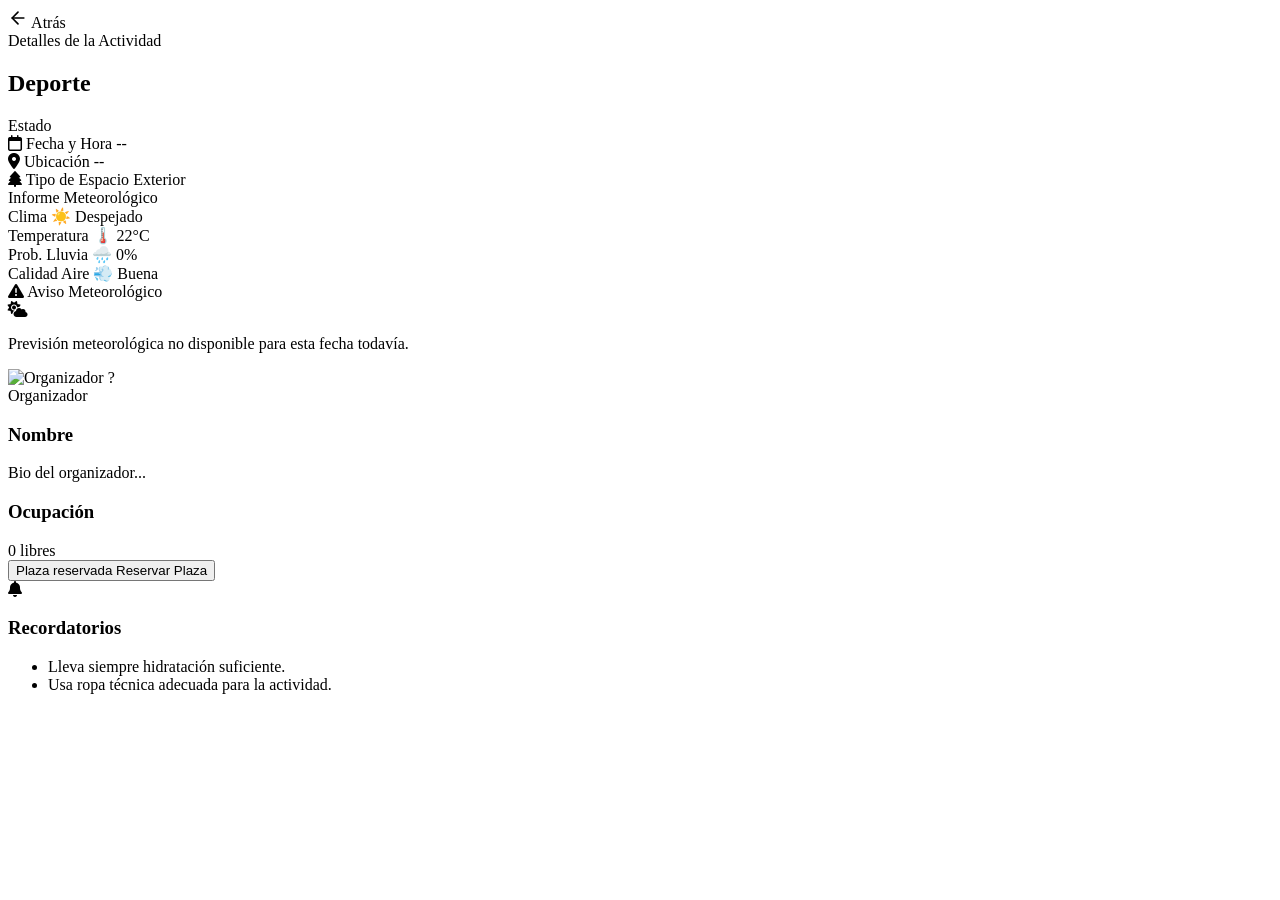
<file: src/main/resources/templates/detalles-actividad.html>
<!DOCTYPE html>
<html lang="es" xmlns:th="http://www.thymeleaf.org">
<head>
  <meta charset="UTF-8">
  <meta name="viewport" content="width=device-width, initial-scale=1.0">
  <title>Detalles de la Actividad</title>
  <link rel="preconnect" href="https://fonts.googleapis.com">
  <link rel="preconnect" href="https://fonts.gstatic.com" crossorigin>
  <link href="https://fonts.googleapis.com/css2?family=Inter:wght@400;500;600;700&display=swap" rel="stylesheet">
  <link rel="stylesheet" href="https://cdnjs.cloudflare.com/ajax/libs/font-awesome/6.4.0/css/all.min.css">
  <link rel="stylesheet" th:href="@{/css/detalles.css}">
</head>
<body class="detalles-body">
  <div class="detalles-container">
    
    <header class="detalles-header">
      <a th:href="@{/(actividadId=${actividad.id})}" class="btn-back" style="text-decoration: none;">
        <svg width="20" height="20" viewBox="0 0 24 24" fill="none" stroke="currentColor" stroke-width="2" stroke-linecap="round" stroke-linejoin="round">
          <line x1="19" y1="12" x2="5" y2="12"></line>
          <polyline points="12 19 5 12 12 5"></polyline>
        </svg>
        Atrás
      </a>
      <div class="detalles-title">Detalles de la Actividad</div>
    </header>

    <!-- Mensajes de feedback -->
    <div th:if="${mensajeError}" class="alert alert-error" th:text="${mensajeError}"></div>
    <div th:if="${mensajeExito}" class="alert alert-success" th:text="${mensajeExito}"></div>

    <main class="detalles-content" th:if="${actividad != null}">
      
      <div class="detalles-col-left">
        <!-- Información principal -->
        <section class="card info-card">
          <div class="info-header">
            <h1 class="actividad-nombre" th:text="${actividad.tipoDeporte}">Deporte</h1>
            <span class="actividad-estado" 
                  th:text="${actividad.estado}"
                  th:classappend="${actividad.estado == 'CERRADA' || actividad.estado == 'COMPLETA' || actividad.estado == 'CERRADA/COMPLETA' || actividad.estado == 'CANCELADA'} ? 'status-cerrada' : ''">Estado</span>
          </div>
          
          <div class="info-grid">
            <div class="info-item">
              <span class="info-label"><i class="fa-regular fa-calendar"></i> Fecha y Hora</span>
              <span class="info-value" th:text="${#temporals.format(actividad.fechaHora, 'dd/MM/yyyy HH:mm')}">--</span>
            </div>
            <div class="info-item">
              <span class="info-label"><i class="fa-solid fa-location-dot"></i> Ubicación</span>
              <span class="info-value" th:text="${actividad.id_ubicacion != null ? actividad.id_ubicacion.nombre : 'Ubicación sin nombre'}">--</span>
            </div>
            <div class="info-item">
              <span class="info-label"><i class="fa-solid fa-tree"></i> Tipo de Espacio</span>
              <span class="info-value" th:text="${actividad.id_ubicacion != null ? actividad.id_ubicacion.tipoEspacio : 'No especificado'}">Exterior</span>
            </div>
          </div>
        </section>

        <!-- Informe Meteorológico -->
        <section class="card weather-card-details">
          <div class="weather-title">
            <span class="weather-dot"></span>
            Informe Meteorológico
          </div>
          
          <div th:if="${weather != null}">
            <div class="weather-grid-details">
              <div class="weather-item">
                <span class="weather-label">Clima</span>
                <span class="weather-icon" th:text="${weather.climaIcon}">☀️</span>
                <span class="weather-val" th:text="${weather.clima}">Despejado</span>
              </div>
              <div class="weather-item">
                <span class="weather-label">Temperatura</span>
                <span class="weather-icon">🌡️</span>
                <span class="weather-val" th:text="${weather.temp}">22°C</span>
              </div>
              <div class="weather-item">
                <span class="weather-label">Prob. Lluvia</span>
                <span class="weather-icon">🌧️</span>
                <span class="weather-val" th:text="${weather.lluvia}">0%</span>
              </div>
              <div class="weather-item">
                <span class="weather-label">Calidad Aire</span>
                <span class="weather-icon">💨</span>
                <span class="weather-val" th:text="${weather.aire}">Buena</span>
              </div>
            </div>
            <div class="weather-alert-details" th:if="${weather.alerta != null}">
              <i class="fa-solid fa-triangle-exclamation"></i>
              <span th:text="${weather.alerta}">Aviso Meteorológico</span>
            </div>
          </div>

          <div th:unless="${weather != null}" class="weather-no-data">
            <i class="fa-solid fa-cloud-sun"></i>
            <p>Previsión meteorológica no disponible para esta fecha todavía.</p>
          </div>
        </section>

        <!-- Organizador -->
        <section class="card organizer-card" th:if="${actividad.organizador != null}">
          <div class="organizer-avatar">
            <img th:if="${actividad.organizador.fotoUrl != null && !actividad.organizador.fotoUrl.empty}" 
                 th:src="${actividad.organizador.fotoUrl}" alt="Organizador">
            <span th:if="${actividad.organizador.fotoUrl == null || actividad.organizador.fotoUrl.empty}" 
                  th:text="${#strings.substring(actividad.organizador.nombre,0,1).toUpperCase()}">?</span>
          </div>
          <div class="organizer-details">
            <span class="organizer-role">Organizador</span>
            <h3 class="organizer-name" th:text="${actividad.organizador.nombre}">Nombre</h3>
            <p class="organizer-bio" th:text="${actividad.organizador.descripcion != null && !actividad.organizador.descripcion.empty ? actividad.organizador.descripcion : 'Este organizador aún no ha añadido una descripción.'}">
              Bio del organizador...
            </p>
          </div>
        </section>
      </div>

      <div class="detalles-col-right">
        <!-- Ocupación y Reserva -->
        <section class="card aforo-card-detalles">

          <div class="aforo-header">
            <h3>Ocupación</h3>
            <span th:text="${actividad.plazasLibres + ' plazas libres de ' + actividad.plazasTotal}">0 libres</span>
          </div>
          
          <!-- Cálculo del porcentaje de ocupación -->
          <div class="progress-bar-container" th:with="porcentaje=${actividad.plazasTotal > 0 ? (actividad.plazasOcupadas * 100 / actividad.plazasTotal) : 0}">
            <div class="progress-bar-fill" th:style="'width: ' + ${porcentaje} + '%'" th:classappend="${porcentaje >= 100} ? 'full' : (${actividad.plazasLibres <= 5} ? 'warning' : '')"></div>
          </div>
          
          <div class="reservation-actions">
            <input type="hidden" id="actividad-id" th:value="${actividad.id}" />
            <!-- El botón ahora llama a una función JS para reservar via AJAX o mostrar el modal si ya está inscrito -->
            <button type="button" id="btn-reserva-detalles" class="btn-reservar-large" 
                    th:disabled="${actividad.plazasLibres <= 0 && !yaInscrito}"
                    th:classappend="${yaInscrito} ? 'btn-ya-inscrito' : ''"
                    th:onclick="${yaInscrito} ? 'showRegisteredModal()' : 'reservarDesdeDetalles()'">
              <span th:if="${yaInscrito}">Plaza reservada</span>
              <span th:unless="${yaInscrito}" th:text="${actividad.plazasLibres > 0 ? 'Reservar Plaza' : 'Actividad Completa'}">Reservar Plaza</span>
            </button>
          </div>
        </section>

        <!-- Recordatorios (Dinámicos por deporte) -->
        <section class="card tips-card">
          <div class="tips-header">
            <i class="fa-solid fa-bell"></i>
            <h3>Recordatorios</h3>
          </div>
          <ul class="tips-list" id="smart-tips">
            <!-- Rellenado por JS según el deporte -->
            <li>Lleva siempre hidratación suficiente.</li>
            <li>Usa ropa técnica adecuada para la actividad.</li>
          </ul>
        </section>

      </div>

    </main>
  </div>

  <!-- Modal para usuario ya inscrito -->
  <div id="registered-modal" class="modal-overlay" style="display: none;">
    <div class="modal-content">
      <div class="modal-icon">❌</div>
      <h3 class="modal-title">Ya estás inscrito</h3>
      <p class="modal-msg">Ya tienes una plaza reservada en esta actividad.</p>
      <button class="btn-modal-close" onclick="closeRegisteredModal()">Aceptar</button>
    </div>
  </div>

  <div id="success-modal" class="modal-overlay" style="display: none;">
    <div class="modal-content">
      <div class="modal-icon">✅</div>
      <h3 class="modal-title">¡Reserva exitosa!</h3>
      <p class="modal-msg">Reserva de plaza realizada con éxito</p>
      <button class="btn-modal-close" onclick="location.reload()">Aceptar</button>
    </div>
  </div>

  <script th:inline="javascript">
    function showRegisteredModal() {
      const modal = document.getElementById('registered-modal');
      modal.style.display = 'flex';
      setTimeout(() => {
        modal.classList.add('is-visible');
      }, 10);
    }

    function closeRegisteredModal() {
      const modal = document.getElementById('registered-modal');
      modal.classList.remove('is-visible');
      setTimeout(() => {
        modal.style.display = 'none';
      }, 300);
    }

    function reservarDesdeDetalles() {
      const actividadId = document.getElementById('actividad-id').value;
      const btn = document.getElementById('btn-reserva-detalles');
      const originalText = btn.innerText;
      
      btn.disabled = true;
      btn.innerText = 'Reservando...';

      fetch('/api/actividades/' + actividadId + '/reservar', {
        method: 'POST',
        headers: {
          'Content-Type': 'application/json',
          'X-CSRF-TOKEN': /*[[${_csrf != null ? _csrf.token : ''}]]*/ ''
        }
      })
      .then(response => {
        if (response.status === 401) {
          window.location.href = '/login';
          return;
        }
        return response.json();
      })
      .then(data => {
        if (data && data.exito) {
          const successModal = document.getElementById('success-modal');
          successModal.style.display = 'flex';
          setTimeout(() => {
            successModal.classList.add('is-visible');
          }, 10);
        } else {
          alert(data ? data.mensaje : 'Error al realizar la reserva');
          btn.disabled = false;
          btn.innerText = originalText;
        }
      })
      .catch(error => {
        console.error('Error:', error);
        alert('Error de conexión al realizar la reserva');
        btn.disabled = false;
        btn.innerText = originalText;
      });
    }

    // ── SMART TIPS LOGIC ──
    const TIPS_DB = {
      'baloncesto': ['No olvides traer tu propio balón.', 'Usa zapatillas con buen agarre.', 'Llega 10 min antes para calentar.'],
      'running': ['Asegúrate de llevar calzado de running.', 'Lleva un cortavientos si hace frío.', 'Mantén un ritmo cómodo al inicio.'],
      'futbol': ['Trae botas adecuadas para el terreno.', 'Usa espinilleras por seguridad.', 'Trae agua extra.'],
      'ciclismo': ['El casco es obligatorio.', 'Revisa la presión de los neumáticos.', 'Trae un kit de herramientas básico.'],
      'yoga': ['Trae tu propia esterilla si es posible.', 'Usa ropa elástica y cómoda.', 'Evita comer 2h antes de la clase.'],
      'natacion': ['No olvides gorro y gafas.', 'Lleva chanclas para la zona de ducha.', 'Trae una toalla de secado rápido.']
    };

    document.addEventListener('DOMContentLoaded', () => {
      // Populate Smart Tips
      const sport = [[${actividad.tipoDeporte}]].toLowerCase();
      const tipsList = document.getElementById('smart-tips');
      const tips = TIPS_DB[sport] || ['Lleva ropa cómoda y agua.', 'Disfruta del ambiente y respeta a los demás.', 'Llega puntual a la cita.'];
      tipsList.innerHTML = tips.map(t => `<li><i class="fa-solid fa-circle-info"></i> ${t}</li>`).join('');
    });
  </script>
</body>
</html>
</file>
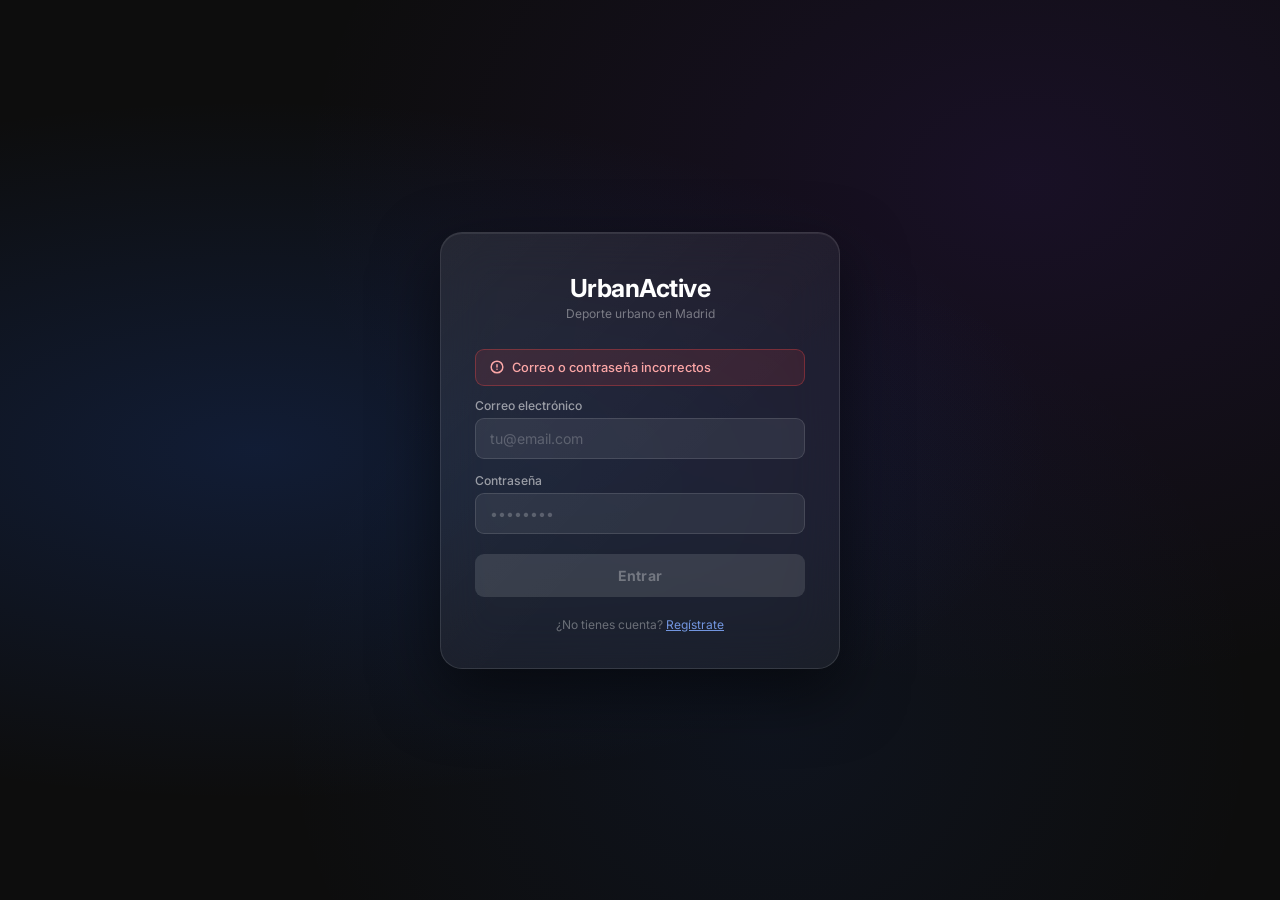
<file: src/main/resources/templates/login.html>
<!DOCTYPE html>
<html lang="es" xmlns:th="http://www.thymeleaf.org">
<head>
  <meta charset="UTF-8">
  <meta name="viewport" content="width=device-width, initial-scale=1.0">
  <title>UrbanActive – Iniciar sesión</title>
  <meta name="description" content="Accede a UrbanActive para buscar y reservar actividades deportivas al aire libre en Madrid.">
  <link rel="preconnect" href="https://fonts.googleapis.com">
  <link rel="preconnect" href="https://fonts.gstatic.com" crossorigin>
  <meta name="_csrf" th:content="${_csrf.token}"/>
  <meta name="_csrf_header" th:content="${_csrf.headerName}"/>
  <link rel="stylesheet" th:href="@{/css/login.css}" href="../static/css/login.css">
</head>
<body>
<div class="login-page">
  <div class="login-card">

    <!-- LOGO (siempre visible) -->
    <div class="login-logo">
      <div class="login-logo__wordmark">UrbanActive</div>
      <div class="login-logo__sub">Deporte urbano en Madrid</div>
    </div>

    <!-- ── PANEL: LOGIN ──────────────────────────────────── -->
    <div id="panel-login" class="panel is-visible">



      <!-- Mensaje de error de autenticación -->
      <div th:if="${loginError}" class="login-error" role="alert">
        <svg width="14" height="14" viewBox="0 0 24 24" fill="none" stroke="currentColor" stroke-width="2.5" stroke-linecap="round" aria-hidden="true"><circle cx="12" cy="12" r="10"/><line x1="12" y1="8" x2="12" y2="12"/><line x1="12" y1="16" x2="12.01" y2="16"/></svg>
        Correo o contraseña incorrectos
      </div>

      <form class="login-form" th:action="@{/login}" method="post" novalidate>
        

        <div class="form-group">
          <label for="email">Correo electrónico</label>
          <input type="email" id="email" name="email" placeholder="tu@email.com" autocomplete="email" required>
        </div>

        <div class="form-group">
          <label for="password">Contraseña</label>
          <input type="password" id="password" name="password" placeholder="••••••••" autocomplete="current-password" required>
        </div>

        <button type="submit" class="login-submit" id="submit-btn" disabled>Entrar</button>
      </form>

      <p class="login-footer">
        ¿No tienes cuenta? <a id="go-register" href="#">Regístrate</a>
      </p>
    </div>

    <!-- ── PANEL: REGISTER ───────────────────────────────── -->
    <div id="panel-register" class="panel">

      <div class="register-header">
        <button type="button" class="register-header__back" id="go-login" aria-label="Volver al inicio de sesión">
          <svg width="16" height="16" viewBox="0 0 24 24" fill="none" stroke="currentColor" stroke-width="2.5" stroke-linecap="round"><polyline points="15 18 9 12 15 6"/></svg>
        </button>
        <div>
          <div class="register-header__title">Crear cuenta</div>
          <div class="register-header__sub">Es gratis y solo tarda un minuto</div>
        </div>
      </div>

      <div class="role-toggle" role="group" aria-label="Tipo de usuario">
        <button type="button" class="reg-role-toggle__btn role-toggle__btn is-active" aria-pressed="true" data-role="deportista">Deportista</button>
        <button type="button" class="reg-role-toggle__btn role-toggle__btn" aria-pressed="false" data-role="organizador">Organizador</button>
      </div>
      <p class="role-hint" id="reg-role-hint">Buscas y reservas actividades deportivas</p>

      <form class="register-form" id="register-form" novalidate>
        <input type="hidden" id="reg-input-rol" value="deportista">

        <div class="form-group">
          <label for="reg-name">Nombre</label>
          <input type="text" id="reg-name" name="nombre" placeholder="Tu nombre" autocomplete="name" required minlength="2">
        </div>

        <div class="form-group">
          <label for="reg-email">Correo electrónico</label>
          <input type="email" id="reg-email" name="email" placeholder="tu@email.com" autocomplete="email" required>
        </div>

        <div class="form-group">
          <label for="reg-password">Contraseña</label>
          <input type="password" id="reg-password" name="password" placeholder="Mín. 6 caracteres" autocomplete="new-password" required minlength="6">
          <div class="pw-strength" aria-hidden="true">
            <div class="pw-strength__bar"></div>
            <div class="pw-strength__bar"></div>
            <div class="pw-strength__bar"></div>
          </div>
          <div class="pw-strength-label" id="pw-strength-label"></div>
        </div>

        <div class="form-group">
          <label for="reg-password2">Confirmar contraseña</label>
          <input type="password" id="reg-password2" name="password2" placeholder="Repite tu contraseña" autocomplete="new-password" required>
          <div class="form-error" id="reg-pass2-error"></div>
        </div>

        <button type="submit" class="register-submit" id="reg-submit-btn" disabled>Crear cuenta</button>
      </form>

      <p class="login-footer">
        ¿Ya tienes cuenta? <a id="go-login-2" href="#">Inicia sesión</a>
      </p>
    </div>

  </div>
</div>
<script th:src="@{/js/login.js}" src="../static/js/login.js"></script>
</body>
</html>
</file>
<file: src/main/resources/static/css/login.css>
@import url('https://fonts.googleapis.com/css2?family=Inter:wght@300;400;500;600;700&display=swap');

:root {
  --font: 'Inter', system-ui, sans-serif;
  --t: 180ms ease;
  --radius-sm: 6px;
  --radius-md: 12px;
}

*, *::before, *::after { box-sizing: border-box; margin: 0; padding: 0; }
html { font-size: 16px; -webkit-text-size-adjust: 100%; }
body { font-family: var(--font); }
a { color: inherit; text-decoration: none; }
button { font-family: inherit; cursor: pointer; border: none; background: none; }
input { font-family: inherit; font-size: inherit; outline: none; border: none; }

/* ── LOGIN PAGE ──────────────────────────────────────────── */

.login-page {
  min-height: 100vh;
  display: flex;
  align-items: center;
  justify-content: center;
  background: #0d0d0d;
  background-image:
    radial-gradient(ellipse at 20% 50%, rgba(37,99,235,.18) 0%, transparent 55%),
    radial-gradient(ellipse at 80% 20%, rgba(109,40,217,.12) 0%, transparent 50%),
    radial-gradient(ellipse at 60% 80%, rgba(37,99,235,.08) 0%, transparent 45%);
  padding: 24px;
}

.login-card {
  width: 100%;
  max-width: 400px;
  background: rgba(255,255,255,.05);
  backdrop-filter: blur(24px);
  -webkit-backdrop-filter: blur(24px);
  border: 1px solid rgba(255,255,255,.12);
  border-radius: 22px;
  padding: 40px 34px 36px;
  box-shadow: 0 24px 64px rgba(0,0,0,.55), inset 0 1px 0 rgba(255,255,255,.08);
  position: relative;
  overflow: hidden;
}

.login-card::before {
  content: '';
  position: absolute;
  inset: 0;
  background: linear-gradient(135deg, rgba(255,255,255,.04) 0%, transparent 60%);
  pointer-events: none;
}

/* ── LOGO ──────────────────────────────────────────────── */

.login-logo {
  text-align: center;
  margin-bottom: 28px;
}

.login-logo__wordmark {
  font-size: 1.55rem;
  font-weight: 700;
  color: #fff;
  letter-spacing: -.5px;
}

.login-logo__sub {
  font-size: .75rem;
  color: rgba(255,255,255,.4);
  margin-top: 3px;
}

/* ── ROLE TOGGLE ─────────────────────────────────────────── */

.role-toggle {
  display: flex;
  background: rgba(255,255,255,.07);
  border-radius: 10px;
  padding: 4px;
  margin-bottom: 8px;
  gap: 4px;
  border: 1px solid rgba(255,255,255,.08);
}

.role-toggle__btn {
  flex: 1;
  padding: 9px 0;
  border-radius: 7px;
  font-size: .82rem;
  font-weight: 500;
  color: rgba(255,255,255,.45);
  transition: background 220ms ease, color 220ms ease, box-shadow 220ms ease;
  text-align: center;
  cursor: pointer;
  border: none;
  background: none;
  font-family: inherit;
}

.role-toggle__btn.is-active {
  background: #fff;
  color: #111;
  font-weight: 600;
  box-shadow: 0 2px 8px rgba(0,0,0,.25);
}

/* ── ROLE HINT ───────────────────────────────────────────── */

.role-hint {
  font-size: .73rem;
  color: rgba(255,255,255,.35);
  text-align: center;
  margin-bottom: 22px;
  min-height: 1.2em;
  transition: opacity var(--t);
}

/* ── FORM ────────────────────────────────────────────────── */

.login-form, .register-form {
  display: flex;
  flex-direction: column;
  gap: 14px;
}

.form-group {
  display: flex;
  flex-direction: column;
  gap: 5px;
}

.form-group label {
  font-size: .76rem;
  font-weight: 500;
  color: rgba(255,255,255,.55);
}

.form-group input {
  background: rgba(255,255,255,.07);
  border: 1.5px solid rgba(255,255,255,.12);
  border-radius: 9px;
  padding: 11px 14px;
  color: #fff;
  font-size: .88rem;
  transition: border-color var(--t), background var(--t);
}

.form-group input::placeholder {
  color: rgba(255,255,255,.22);
}

.form-group input:focus {
  border-color: rgba(99,140,255,.7);
  background: rgba(255,255,255,.10);
}

/* ── SUBMIT BUTTON ───────────────────────────────────────── */

.login-submit, .register-submit {
  margin-top: 6px;
  width: 100%;
  padding: 13px;
  background: linear-gradient(135deg, #2563eb, #7c3aed);
  color: #fff;
  font-size: .88rem;
  font-weight: 700;
  border-radius: 9px;
  transition: opacity var(--t), transform 120ms ease, box-shadow var(--t);
  border: none;
  cursor: pointer;
  font-family: inherit;
  box-shadow: 0 4px 16px rgba(37,99,235,.35);
  letter-spacing: .01em;
}

.login-submit:hover:not(:disabled),
.register-submit:hover:not(:disabled) {
  opacity: .92;
  box-shadow: 0 6px 20px rgba(37,99,235,.45);
}

.login-submit:active:not(:disabled),
.register-submit:active:not(:disabled) {
  transform: scale(.98);
}

.login-submit:disabled,
.register-submit:disabled {
  background: rgba(255,255,255,.12);
  color: rgba(255,255,255,.3);
  cursor: not-allowed;
  box-shadow: none;
  transform: none;
}

/* ── FOOTER / SWITCH LINK ────────────────────────────────── */

.login-footer {
  margin-top: 20px;
  text-align: center;
  font-size: .75rem;
  color: rgba(255,255,255,.35);
}

.login-footer a {
  color: rgba(130,170,255,.85);
  text-decoration: underline;
  cursor: pointer;
  transition: color var(--t);
}

.login-footer a:hover {
  color: #fff;
}

/* ── PANELS (LOGIN / REGISTER) ───────────────────────────── */

.panel {
  display: none;
}

.panel.is-visible {
  display: block;
  animation: panelIn 260ms ease;
}

@keyframes panelIn {
  from { opacity: 0; transform: translateY(8px); }
  to   { opacity: 1; transform: translateY(0); }
}

/* ── REGISTER PANEL ──────────────────────────────────────── */

.register-header {
  display: flex;
  align-items: center;
  gap: 10px;
  margin-bottom: 20px;
}

.register-header__back {
  display: inline-flex;
  align-items: center;
  justify-content: center;
  width: 32px;
  height: 32px;
  border-radius: 8px;
  color: rgba(255,255,255,.6);
  transition: background var(--t), color var(--t);
  cursor: pointer;
  border: none;
  background: rgba(255,255,255,.07);
  font-family: inherit;
  flex-shrink: 0;
}

.register-header__back:hover {
  background: rgba(255,255,255,.12);
  color: #fff;
}

.register-header__title {
  font-size: 1rem;
  font-weight: 700;
  color: #fff;
}

.register-header__sub {
  font-size: .73rem;
  color: rgba(255,255,255,.4);
}

/* ── PASSWORD STRENGTH ───────────────────────────────────── */

.pw-strength {
  display: flex;
  gap: 4px;
  margin-top: 6px;
}

.pw-strength__bar {
  flex: 1;
  height: 3px;
  border-radius: 99px;
  background: rgba(255,255,255,.1);
  transition: background 300ms ease;
}

.pw-strength__bar.active-weak   { background: #ef4444; }
.pw-strength__bar.active-fair   { background: #f59e0b; }
.pw-strength__bar.active-strong { background: #22c55e; }

.pw-strength-label {
  font-size: .68rem;
  color: rgba(255,255,255,.35);
  margin-top: 2px;
  min-height: 1em;
}

/* ── FORM ERROR ──────────────────────────────────────────── */

.form-error {
  font-size: .72rem;
  color: #f87171;
  min-height: 1em;
  margin-top: 2px;
}

/* ── LOGIN ERROR BANNER ──────────────────────────────────── */

.login-error {
  display: flex;
  align-items: center;
  gap: 8px;
  background: rgba(239, 68, 68, .12);
  border: 1px solid rgba(239, 68, 68, .35);
  border-radius: 9px;
  padding: 10px 14px;
  font-size: .8rem;
  font-weight: 500;
  color: #fca5a5;
  margin-bottom: 12px;
  animation: panelIn 260ms ease;
}
</file>
